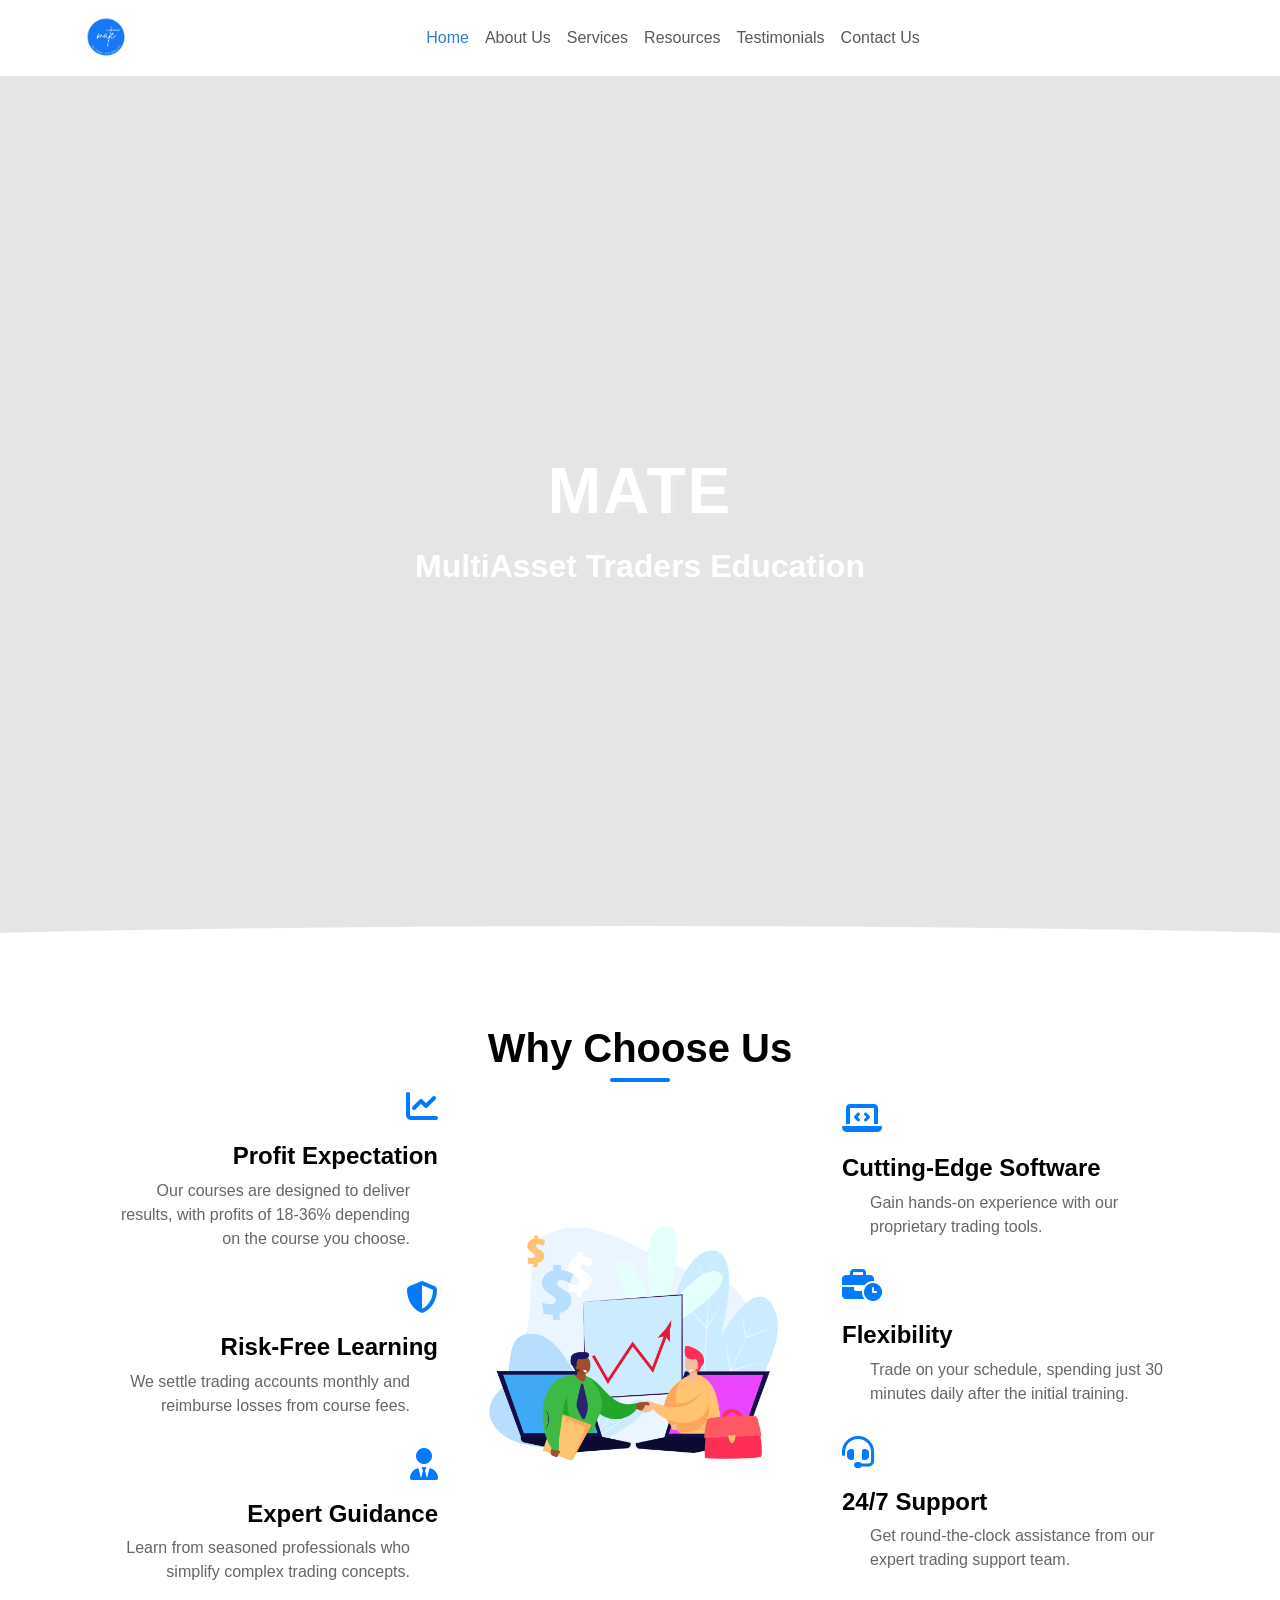
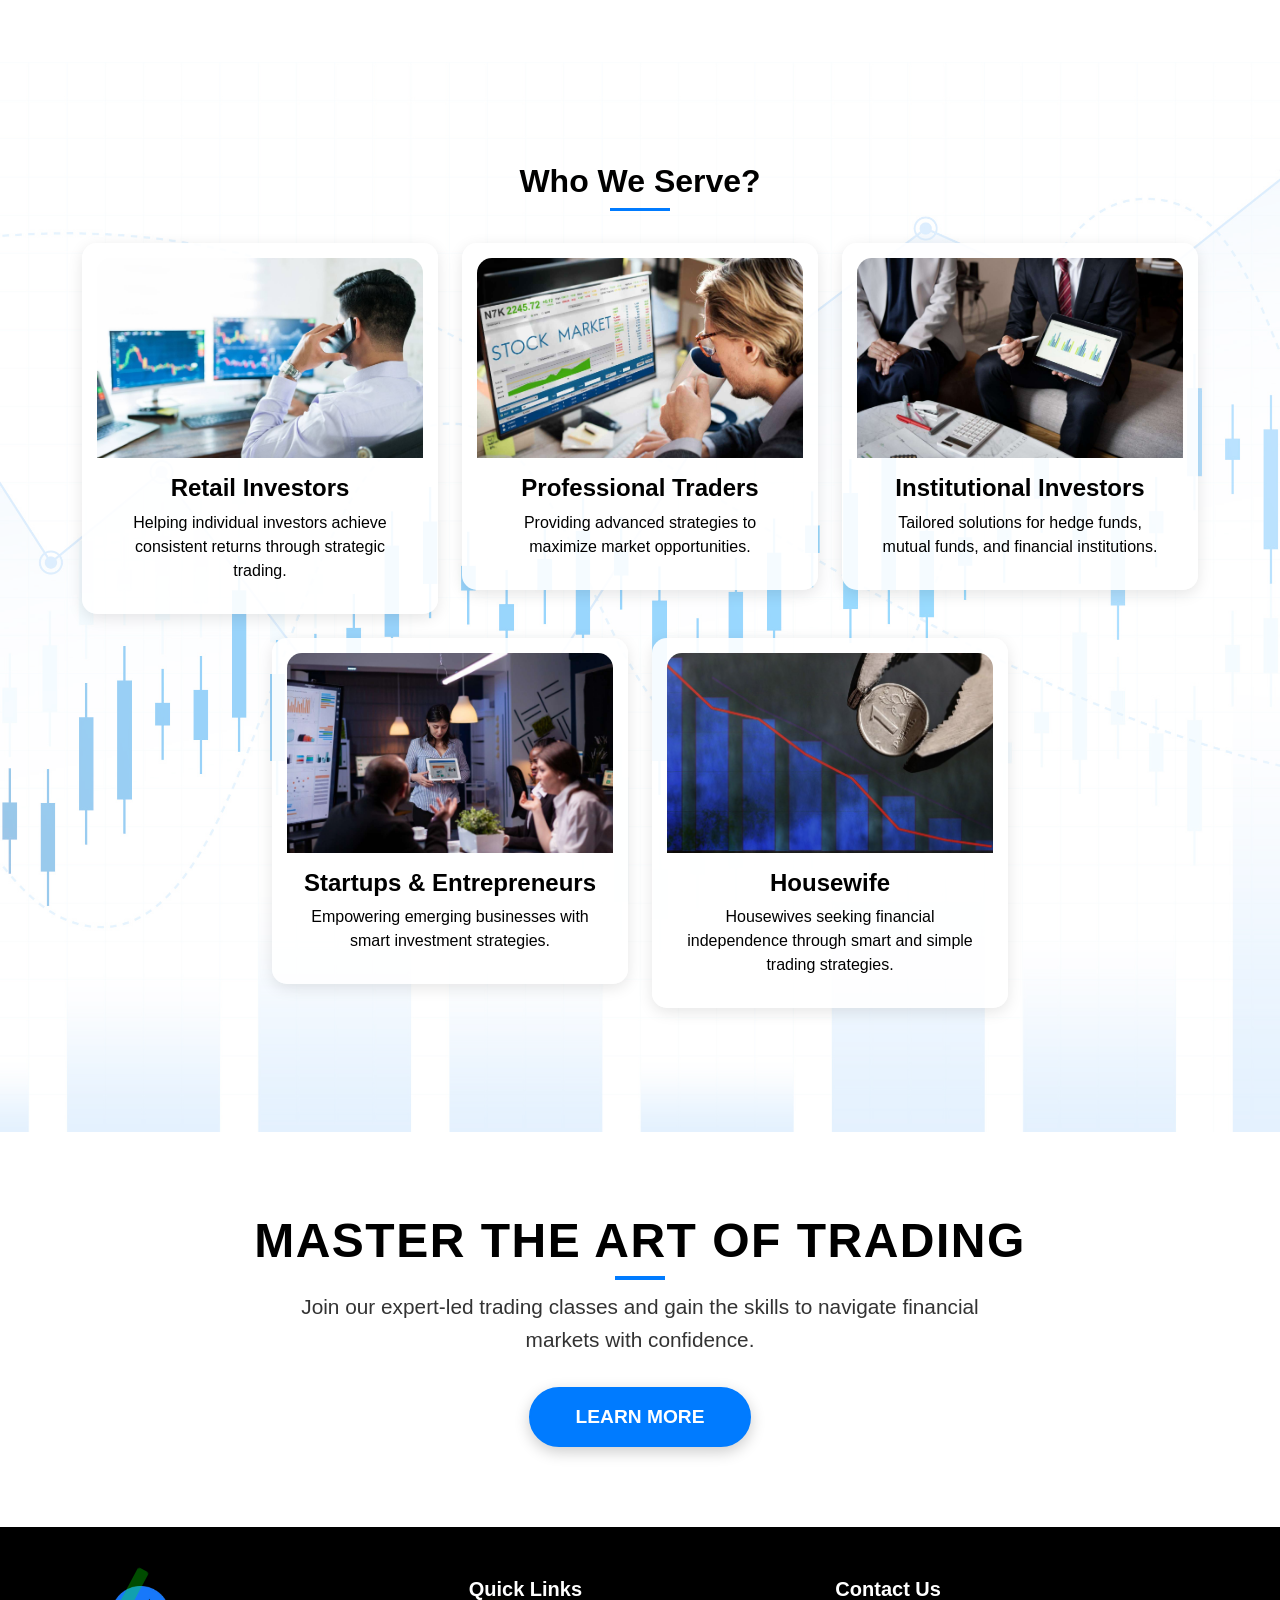
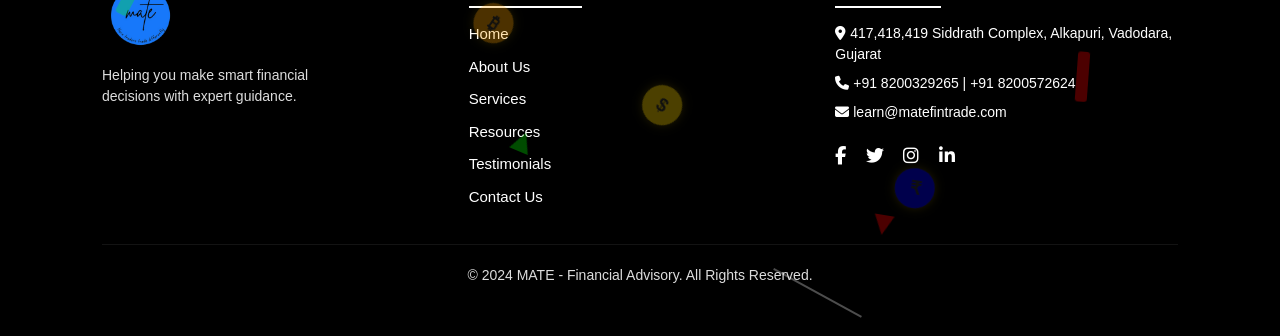
<file: index.html>
<!DOCTYPE html>
<html lang="en">
<head>
    <meta charset="UTF-8">
    <meta name="viewport" content="width=device-width, initial-scale=1.0">
    <title>MATE - Financial Advisory</title>
    <link rel="icon" type="image/png" href="logo.png">
    <link rel="stylesheet" href="https://cdn.jsdelivr.net/npm/bootstrap@5.3.0/dist/css/bootstrap.min.css">
    <link rel="stylesheet" href="styles.css">
    <link rel="stylesheet" href="https://cdnjs.cloudflare.com/ajax/libs/font-awesome/6.4.0/css/all.min.css">

</head>
<body>

    <!-- Navigation Bar -->
    <nav class="navbar navbar-expand-lg" style="background-color: #ffffff;">
        <div class="container">
            <a class="navbar-brand" href="index.html">
                <img src="logo.png" alt="MATE Logo" class="logo img-fluid" style="height: 50px;">
            </a>
            <button class="navbar-toggler" type="button" data-bs-toggle="collapse" data-bs-target="#navbarNav">
                <span class="navbar-toggler-icon"></span>
            </button>
            <div class="collapse navbar-collapse justify-content-center" id="navbarNav">
                <ul class="navbar-nav">
                    <li class="nav-item"><a class="nav-link" href="index.html">Home</a></li>
                    <li class="nav-item"><a class="nav-link" href="about.html">About Us</a></li>
                    <li class="nav-item"><a class="nav-link" href="services.html">Services</a></li>
                    <li class="nav-item"><a class="nav-link" href="resources.html">Resources</a></li>
                    <li class="nav-item"><a class="nav-link" href="testimonials.html">Testimonials</a></li>
                    <li class="nav-item"><a class="nav-link" href="contact.html">Contact Us</a></li>
                </ul>
            </div>
        </div>
    </nav>
   
    <!-- HERO SECTION -->
    <section id="hero" class="d-flex align-items-center text-center text-white">
        <!-- Background Video -->
        <video autoplay muted loop id="hero-video">
            <source src="image/main1.mp4" type="video/mp4">
            Your browser does not support the video tag.
        </video>
    
        <div class="container">
            <h1 class="display-4 fw-bold">MATE</h1>
    
            <!-- Smooth Text Carousel -->
            <div id="text-carousel">
                <p class="lead active">MultiAsset Traders Education</p>
                <p class="lead">Empowering Traders Globally</p>
                <p class="lead">Trade Smart, Trade Different</p>
                <p class="lead">Navigate the Markets with Precision</p>
                <p class="lead">Master the Art of Trading</p>
                <p class="lead">Capitalize on Every Market Opportunity</p>
            </div>
            
        </div>
    
        <!-- Curved Bottom -->
        <div class="hero-bottom-curve"></div>
    </section>
    
    <!-- ABOUT us  -->
    <section id="about" class="py-5">
        <div class="container text-center">
            <h2 class="section-title3">Why Choose Us</h2>
    
            <div class="row align-items-center">
                <!-- Left Side (3 Points) -->
                <div class="col-lg-4 text-lg-end text-md-center">
                    <div class="feature-item">
                        <i class="icon fas fa-chart-line"></i> <!-- Profit Expectation Icon -->
                        <h4>Profit Expectation</h4>
                        <p>Our courses are designed to deliver results, with profits of 18-36% depending on the course you choose.</p>
                    </div>
    
                    <div class="feature-item">
                        <i class="icon fas fa-shield-alt"></i> <!-- Risk-Free Learning Icon -->
                        <h4>Risk-Free Learning</h4>
                        <p>We settle trading accounts monthly and reimburse losses from course fees.</p>
                    </div>
    
                    <div class="feature-item">
                        <i class="icon fas fa-user-tie"></i> <!-- Expert Guidance Icon -->
                        <h4>Expert Guidance</h4>
                        <p>Learn from seasoned professionals who simplify complex trading concepts.</p>
                    </div>
                </div>
    
                <!-- Center Image -->
                <div class="col-lg-4 text-center">
                    <img src="image/sec.jpg" alt="About Us" class="about-img">
                </div>
    
                <!-- Right Side (4 Points, added Support feature) -->
                <div class="col-lg-4 text-lg-start text-md-center">
                    <div class="feature-item">
                        <i class="icon fas fa-laptop-code"></i> <!-- Cutting-Edge Software Icon -->
                        <h4>Cutting-Edge Software</h4>
                        <p>Gain hands-on experience with our proprietary trading tools.</p>
                    </div>
    
                    <div class="feature-item">
                        <i class="icon fas fa-business-time"></i> <!-- Flexibility Icon -->
                        <h4>Flexibility</h4>
                        <p>Trade on your schedule, spending just 30 minutes daily after the initial training.</p>
                    </div>
    
                    <div class="feature-item">
                        <i class="icon fas fa-headset"></i> <!-- Support Icon -->
                        <h4>24/7 Support</h4>
                        <p>Get round-the-clock assistance from our expert trading support team.</p>
                    </div>
                </div>
            </div>
        </div>
    </section>
    
    <!-- ANOTHER SECTION 1 -->
    <section id="info-section" class="position-relative">
        <!-- Skeleton Loader -->
        <div id="info-loader" class="skeleton-loader">
            <div class="skeleton-card"></div>
            <div class="skeleton-card"></div>
            <div class="skeleton-card"></div>
            <div class="skeleton-card"></div>
            <div class="skeleton-card"></div>
        </div>
    
        <div class="container position-relative z-2" id="info-content">
            <!-- Main Heading -->
            <div class="text-center">
                <h2 class="main-title">Who We Serve?</h2>
            </div>
    
            <div class="row justify-content-center mt-4">
                <!-- First Card -->
                <div class="col-md-4 mb-4">
                    <div class="card custom-card">
                        <img data-src="image/retail1.jpg" class="lazy-load card-img-top" alt="Retail Investors">
                        <div class="card-body">
                            <h5 class="card-title">Retail Investors</h5>
                            <p class="card-text">Helping individual investors achieve consistent returns through strategic trading.</p>
                        </div>
                    </div>
                </div>
                <!-- Second Card -->
                <div class="col-md-4 mb-4">
                    <div class="card custom-card">
                        <img data-src="image/professional-trader1.jpg" class="lazy-load card-img-top" alt="Professional Traders">
                        <div class="card-body">
                            <h5 class="card-title">Professional Traders</h5>
                            <p class="card-text">Providing advanced strategies to maximize market opportunities.</p>
                        </div>
                    </div>
                </div>
                <!-- Third Card -->
                <div class="col-md-4 mb-4">
                    <div class="card custom-card">
                        <img data-src="image/institutional1.jpg" class="lazy-load card-img-top" alt="Institutional Investors">
                        <div class="card-body">
                            <h5 class="card-title">Institutional Investors</h5>
                            <p class="card-text">Tailored solutions for hedge funds, mutual funds, and financial institutions.</p>
                        </div>
                    </div>
                </div>
                <!-- Fourth Card -->
                <div class="col-md-4 mb-4">
                    <div class="card custom-card">
                        <img data-src="image/startups1.jpg" class="lazy-load card-img-top" alt="Startups">
                        <div class="card-body">
                            <h5 class="card-title">Startups & Entrepreneurs</h5>
                            <p class="card-text">Empowering emerging businesses with smart investment strategies.</p>
                        </div>
                    </div>
                </div>
                <!-- Fifth Card -->
                <div class="col-md-4 mb-4">
                    <div class="card custom-card">
                        <img data-src="image/hedgefunds1.jpg" class="lazy-load card-img-top" alt="Hedge Funds">
                        <div class="card-body">
                            <h5 class="card-title">Housewife</h5>
                            <p class="card-text">Housewives seeking financial independence through smart and simple trading strategies.</p>
                        </div>
                    </div>
                </div>
            </div>
        </div>
    </section>
   
    <!-- ANOTHER SECTION 2-->    
    <section id="cta-section">
        <div class="container">
            <h2 class="section-title">Master the Art of Trading</h2>
            <p class="section-text">Join our expert-led trading classes and gain the skills to navigate financial markets with confidence.</p>
            <a href="about.html" class="btn custom-btn">Learn More</a>
        </div>
    </section>
    
    <!-- Footerr -->
    <footer class="footer">
        <!-- Finance-themed Animated Objects -->
        <div class="animated-object candlestick bullish"></div>
        <div class="animated-object candlestick bearish"></div>
        <div class="animated-object arrow up-arrow"></div>
        <div class="animated-object arrow down-arrow"></div>
        <div class="animated-object dollar-coin"></div>
        <div class="animated-object bitcoin-coin"></div>
        <div class="animated-object rupee-coin"></div>
        <div class="animated-object stock-chart"></div>
        <!-- <div class="animated-object pie-chart"></div> -->
        <div class="animated-object percentage-symbol"></div>
           
            <div class="container">
            <div class="row">
                <!-- Company Info with Clickable Logo -->
                <div class="col-md-4 text-center text-md-start">
                    <a href="#top" class="footer-logo">
                        <img src="logo.png" alt="MATE Logo" class="img-fluid">
                    </a>
                    <p class="footer-text mt-2">Helping you make smart financial decisions with expert guidance.</p>
                </div>
    
                <!-- Quick Links -->
                <div class="col-md-4">
                    <h5 class="footer-title">Quick Links</h5>
                    <ul class="list-unstyled">
                        <li><a href="index.html" class="footer-link">Home</a></li>
                        <li><a href="about.html" class="footer-link">About Us</a></li>
                        <li><a href="services.html" class="footer-link">Services</a></li>
                        <li><a href="resources.html" class="footer-link">Resources</a></li>
                        <li><a href="testimonials.html" class="footer-link">Testimonials</a></li>
                        <li><a href="contact.html" class="footer-link">Contact Us</a></li>
                    </ul>
                </div>
    
                <!-- Contact Info + Social Media Icons Below -->
                <div class="col-md-4">
                    <h5 class="footer-title">Contact Us</h5>
                    <ul class="list-unstyled">
                        <li><i class="fas fa-map-marker-alt"></i> 417,418,419 Siddrath Complex, Alkapuri, Vadodara, Gujarat</li>
                        <li>
                            <i class="fas fa-phone"></i> 
                            <a href="tel:+91 8200329265" class="contact-link">+91 8200329265</a> |  
                            <a href="tel:+91 8200572624" class="contact-link">+91 8200572624</a>
                        </li>
                        <li>
                            <i class="fas fa-envelope"></i> 
                            <a href="mailto:manish.mica.mp@gmail.com" class="contact-link">learn@matefintrade.com</a> 
                            <!-- <a href="mailto:ravish.mica@gmail.com" class="contact-link">ravish.mica@gmail.com</a> -->
                        </li>
                    </ul>
    
                    <!-- Social Media Icons -->
                    <div class="social-icons">
                        <a href="https://www.facebook.com/yourprofile" target="_blank" class="social-icon">
                            <i class="fab fa-facebook-f"></i>
                        </a>
                        <a href="https://twitter.com/yourprofile" target="_blank" class="social-icon">
                            <i class="fab fa-twitter"></i>
                        </a>
                        <a href="https://www.instagram.com/yourprofile" target="_blank" class="social-icon">
                            <i class="fab fa-instagram"></i>
                        </a>
                        <a href="https://www.linkedin.com/in/yourprofile" target="_blank" class="social-icon">
                            <i class="fab fa-linkedin-in"></i>
                        </a>
                    </div>
                    
                </div>
            </div>
            
            <hr class="footer-divider">
    
            <!-- Copyright -->
            <div class="text-center mt-3">
                <p class="mb-0">&copy; 2024 MATE - Financial Advisory. All Rights Reserved.</p>
            </div>
        </div>

    </footer>
    
    <!-- Scroll to Top Button -->
    <button id="scrollTopBtn"><i class="fas fa-arrow-up"></i></button>
    <script src="scripts.js"></script>
    <script src="script.js"></script>
    <script src="https://cdn.jsdelivr.net/npm/bootstrap@5.3.0/dist/js/bootstrap.bundle.min.js"></script>
    <script src="https://cdnjs.cloudflare.com/ajax/libs/gsap/3.12.2/gsap.min.js"></script>
    <script>
        document.querySelectorAll(".nav-link").forEach(link => {
            link.removeAttribute("target"); // Removes any forced _blank
            link.setAttribute("target", "_self"); // Forces to open in the same tab
        });
    </script>
    <script>
        document.addEventListener("DOMContentLoaded", function () {
            // Lazy loading images using IntersectionObserver
            const images = document.querySelectorAll(".lazy-load");
            const observer = new IntersectionObserver((entries, observer) => {
                entries.forEach(entry => {
                    if (entry.isIntersecting) {
                        const img = entry.target;
                        img.src = img.getAttribute("data-src");
                        img.classList.remove("lazy-load");
                        observer.unobserve(img);
                    }
                });
            });

            images.forEach(img => observer.observe(img));

            // Hide skeleton loader and show content
            setTimeout(() => {
                document.getElementById("info-loader").style.display = "none";
                document.getElementById("info-content").style.display = "block";
            }, 500); // Fast transition after 500ms
        });
    </script>
</body>
</html>
</file>
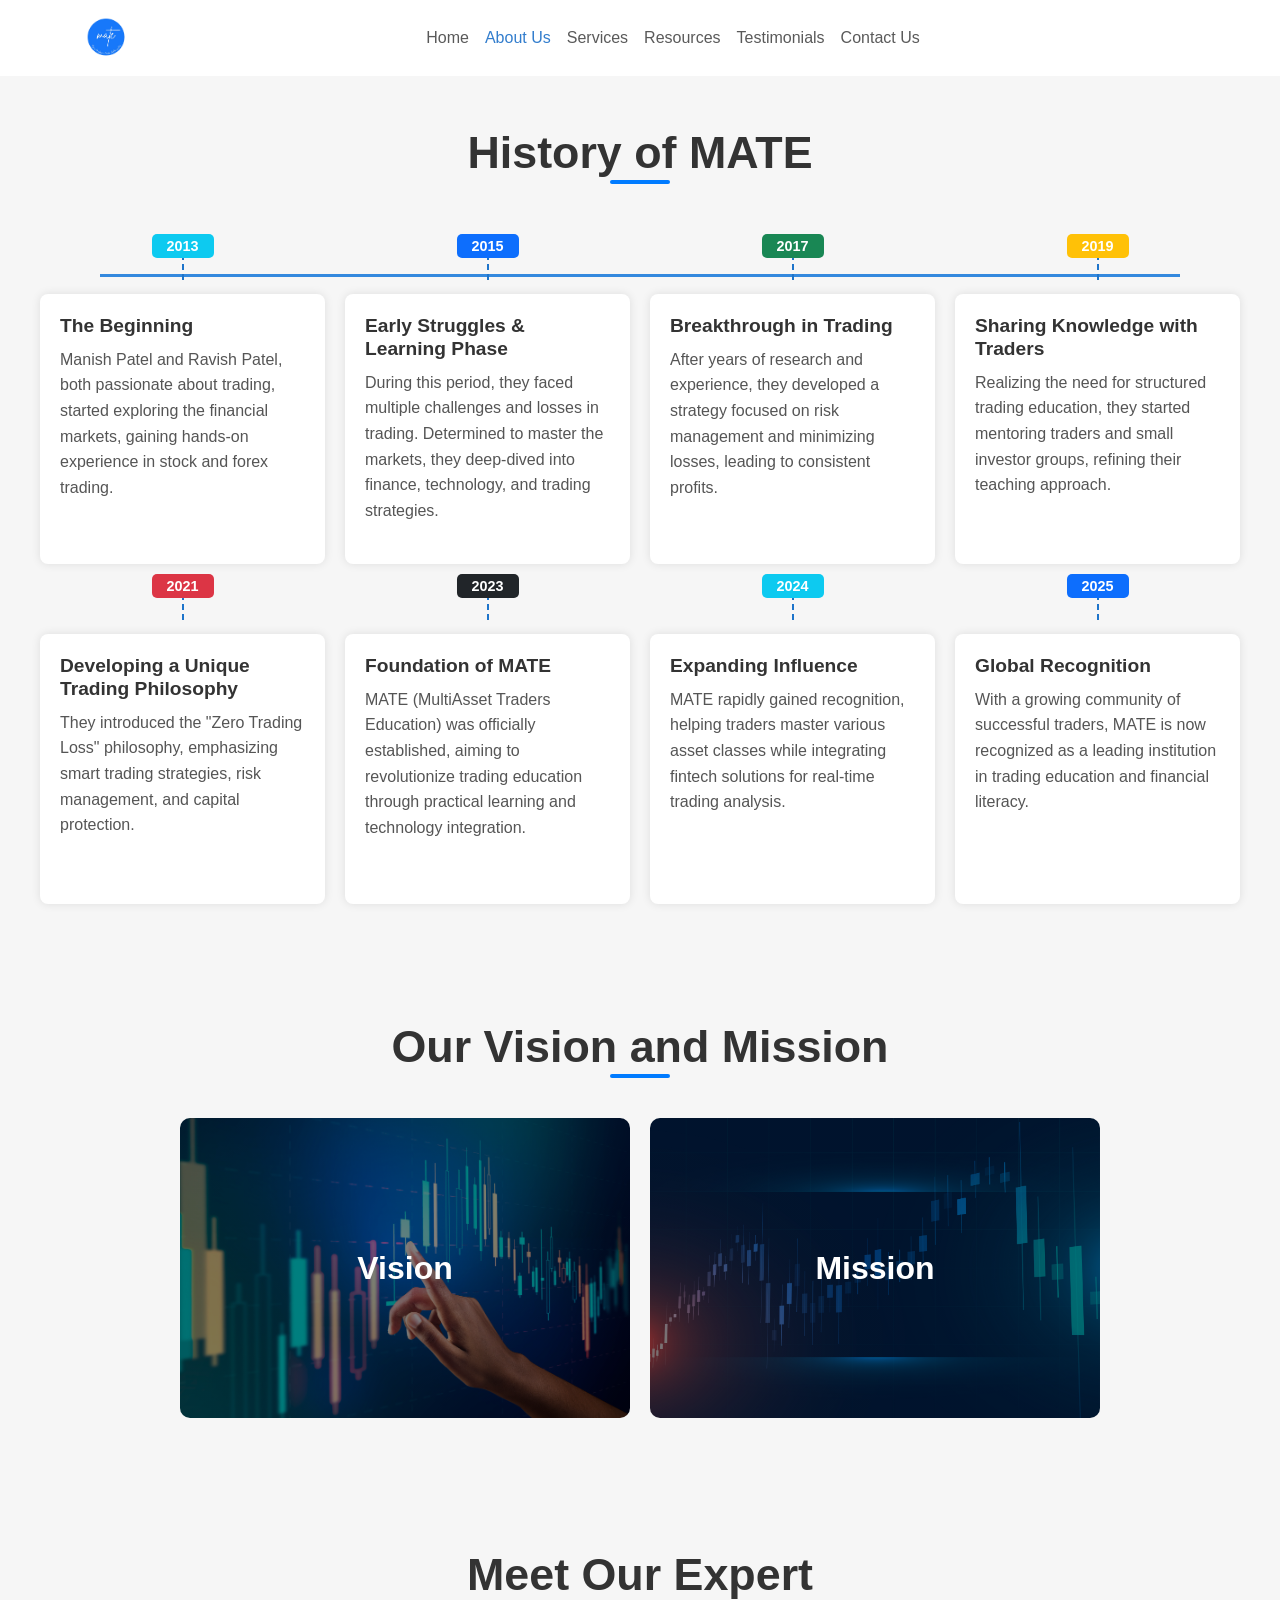
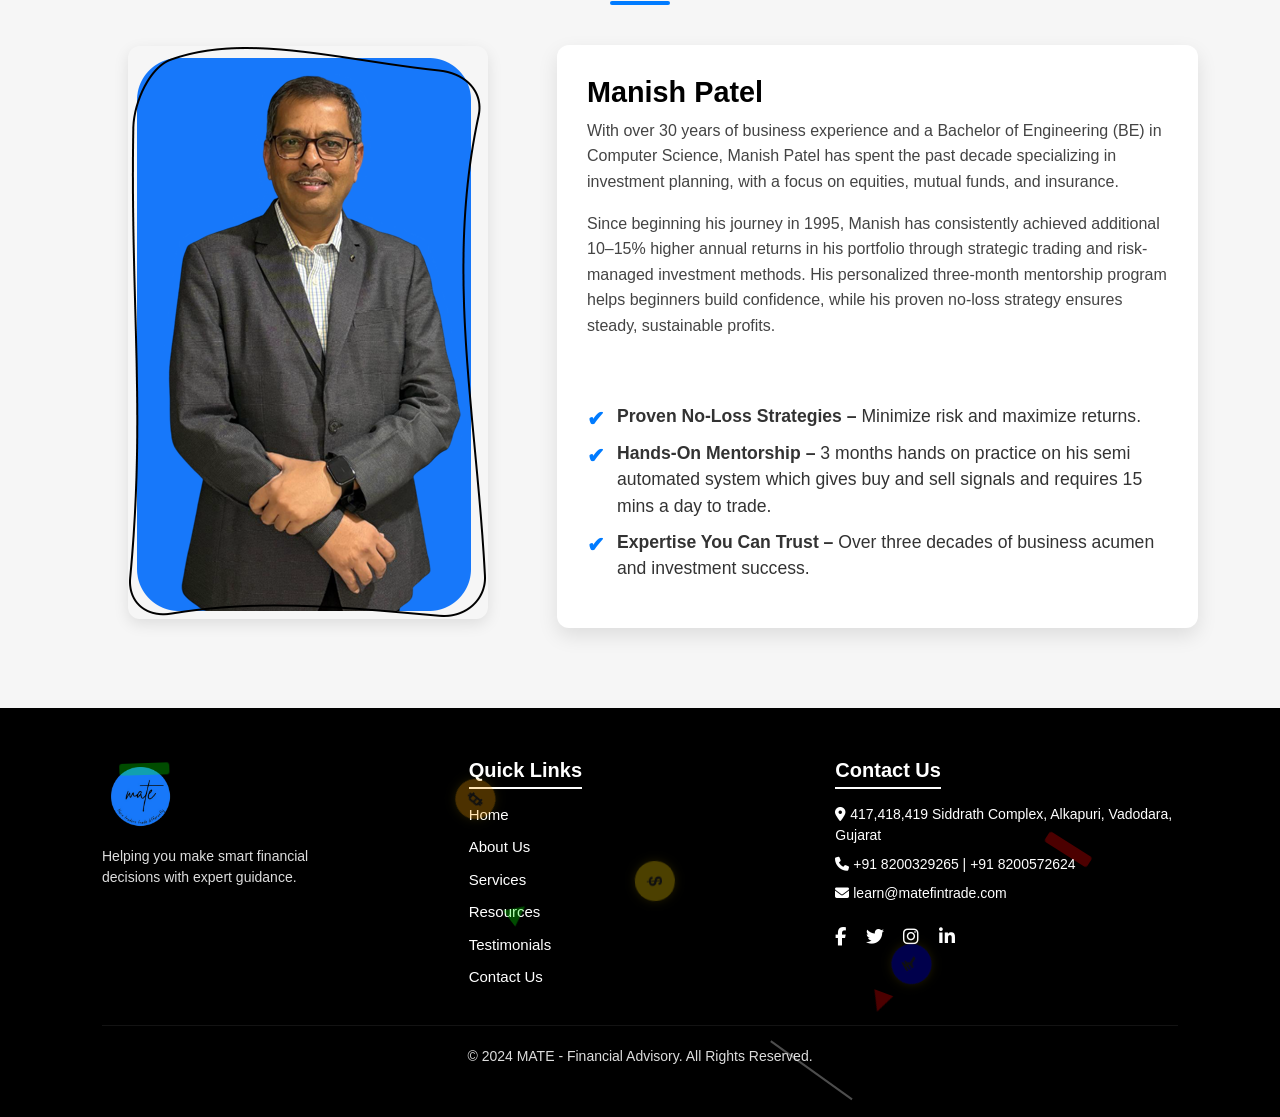
<file: about.html>
<!DOCTYPE html>
<html lang="en">
<head>
    <meta charset="UTF-8">
    <meta name="viewport" content="width=device-width, initial-scale=1.0">
    <title>MATE - Financial Advisory</title>
    <link rel="icon" type="image/png" href="logo.png">
    <link rel="stylesheet" href="https://cdn.jsdelivr.net/npm/bootstrap@5.3.0/dist/css/bootstrap.min.css">
    <link rel="stylesheet" href="about.css">
    <link rel="stylesheet" href="https://cdnjs.cloudflare.com/ajax/libs/font-awesome/6.4.0/css/all.min.css">
</head>

<body>
    <!-- Navigation Bar -->
    <nav class="navbar navbar-expand-lg" style="background-color: #ffffff;">
        <div class="container">
            <!-- Logo -->
            <a class="navbar-brand" href="index.html">
                <img src="logo.png" alt="MATE Logo" class="logo img-fluid" style="height: 50px;">
            </a>
            <!-- Mobile Toggle Button -->
            <button class="navbar-toggler" type="button" data-bs-toggle="collapse" data-bs-target="#navbarNav">
                <span class="navbar-toggler-icon"></span>
            </button>
    
            <!-- Navbar Links -->
            <div class="collapse navbar-collapse justify-content-center" id="navbarNav">
                <ul class="navbar-nav">
                    <li class="nav-item"><a class="nav-link" href="index.html">Home</a></li>
                    <li class="nav-item"><a class="nav-link" href="about.html">About Us</a></li>
                    <li class="nav-item"><a class="nav-link" href="services.html">Services</a></li>
                    <li class="nav-item"><a class="nav-link" href="resources.html">Resources</a></li>
                    <li class="nav-item"><a class="nav-link" href="testimonials.html">Testimonials</a></li>
                    <li class="nav-item"><a class="nav-link" href="contact.html">Contact Us</a></li>
                </ul>
            </div>
        </div>
    </nav>
    
    <!--History-->
    <section class="history-section">
        <h2 class="section-title text-center">History of MATE</h2>
    
        <div class="history-timeline">
            <ul class="history-items">
                <li class="history-item">
                    <div class="history-content">
                        <div class="event-date badge bg-info">2013</div>
                        <h5>The Beginning</h5>
                        <p>Manish Patel and Ravish Patel, both passionate about trading, started exploring the financial markets, gaining hands-on experience in stock and forex trading.</p>
                    </div>
                </li>
                <li class="history-item">
                    <div class="history-content">
                        <div class="event-date badge bg-primary">2015</div>
                        <h5>Early Struggles & Learning Phase</h5>
                        <p>During this period, they faced multiple challenges and losses in trading. Determined to master the markets, they deep-dived into finance, technology, and trading strategies.</p>
                    </div>
                </li>
                <li class="history-item">
                    <div class="history-content">
                        <div class="event-date badge bg-success">2017</div>
                        <h5>Breakthrough in Trading</h5>
                        <p>After years of research and experience, they developed a strategy focused on risk management and minimizing losses, leading to consistent profits.</p>
                    </div>
                </li>
                <li class="history-item">
                    <div class="history-content">
                        <div class="event-date badge bg-warning">2019</div>
                        <h5>Sharing Knowledge with Traders</h5>
                        <p>Realizing the need for structured trading education, they started mentoring traders and small investor groups, refining their teaching approach.</p>
                    </div>
                </li>
                <li class="history-item">
                    <div class="history-content">
                        <div class="event-date badge bg-danger">2021</div>
                        <h5>Developing a Unique Trading Philosophy</h5>
                        <p>They introduced the "Zero Trading Loss" philosophy, emphasizing smart trading strategies, risk management, and capital protection.</p>
                    </div>
                </li>
                <li class="history-item">
                    <div class="history-content">
                        <div class="event-date badge bg-dark">2023</div>
                        <h5>Foundation of MATE</h5>
                        <p>MATE (MultiAsset Traders Education) was officially established, aiming to revolutionize trading education through practical learning and technology integration.</p>
                    </div>
                </li>
                <li class="history-item">
                    <div class="history-content">
                        <div class="event-date badge bg-info">2024</div>
                        <h5>Expanding Influence</h5>
                        <p>MATE rapidly gained recognition, helping traders master various asset classes while integrating fintech solutions for real-time trading analysis.</p>
                    </div>
                </li>
                <li class="history-item">
                    <div class="history-content">
                        <div class="event-date badge bg-primary">2025</div>
                        <h5>Global Recognition</h5>
                        <p>With a growing community of successful traders, MATE is now recognized as a leading institution in trading education and financial literacy.</p>
                    </div>
                </li>
            </ul>
        </div>
    </section>

    <!-- Mission & Vision Section -->
    <section class="container-mission">
        <h2 class="section-title">Our Vision and Mission</h2>
        <div class="flex-container-mission">
            <!-- Vision Section -->
            <div class="flex-slide-mission home-mission">
                <div class="flex-title-mission">Vision</div>
                <div class="flex-about-mission">
                    <ul>
                        <li>Our vision is to become the leading global provider of transformative trading education.</li>
                        <li>We aim to be renowned for our high success rates and positive impact on students' lives.</li>
                        <li>We envision a future where financial literacy is widespread.</li>
                        <li>Our students will not only be financially successful but also active, engaged members of the trading community.</li>
                        <li>By equipping individuals with trading knowledge and skills, we contribute to a more informed and empowered financial landscape.</li>
                        <li>We strive to create a diverse, inclusive, and supportive community where individuals from all backgrounds can achieve their financial goals.</li>
                    </ul>
                </div>
            </div>
    
            <!-- Mission Section -->
            <div class="flex-slide-mission about-mission">
                <div class="flex-title-mission">Mission</div>
                <div class="flex-about-mission">
                    <ul>
                        <li>Our mission at MATE (MultiAsset Traders Education) is to empower individuals to achieve financial success through comprehensive, practical, and results-oriented trading education.</li>
                        <li>We strive to achieve this by providing accessible and innovative educational resources.</li>
                        <li>We foster a supportive learning community to ensure continuous growth and success.</li>
                        <li>Our curriculum is consistently adapted to meet the ever-evolving needs of the financial markets.</li>
                        <li>We emphasize practical application and hands-on experience in trading education.</li>
                        <li>Our focus is on equipping traders with the tools and confidence to navigate market complexities.</li>
                        <li>We maintain a strong emphasis on risk management and loss prevention.</li>
                        <li>We believe in ethical and responsible trading practices while promoting transparency in all our operations.</li>
                    </ul>
                </div>
            </div>
        </div>
    </section>
    
    <!-- Expertise Section -->
    <section class="expertise">
        <div class="container">
            <h2 class="section-title">Meet Our Expert</h2>
            <div class="row align-items-center">
                <!-- Expert Image -->
                <div class="col-md-5 text-center">
                    <div class="expert-image">
                        <img src="Manish Patel.png" alt="Expert" class="img-fluid">
                    </div>
                </div>
                <!-- Expert Content -->
                <div class="col-md-7">
                    <div class="expert-content">
                        <h3 class="expert-name">Manish Patel</h3>
                        <p class="expert-description">
                            With over 30 years of business experience and a Bachelor of Engineering (BE) in Computer Science, 
                            Manish Patel has spent the past decade specializing in investment planning, with a focus on equities, 
                            mutual funds, and insurance.
                        </p>
                        <p class="expert-description">
                            Since beginning his journey in 1995, Manish has consistently achieved additional 10–15% higher annual 
                            returns in his portfolio through strategic trading and risk-managed investment methods. His personalized 
                            three-month mentorship program helps beginners build confidence, while his proven no-loss strategy ensures 
                            steady, sustainable profits.
                        </p>
                        <h4>Why Learn from Manish Patel?</h4>
                        <ul class="custom-bullets">
                            <li><b>Proven No-Loss Strategies – </b>Minimize risk and maximize returns.</li>
                            <li><b>Hands-On Mentorship – </b>3 months hands on practice on his semi automated system which gives buy and sell signals and requires 15 mins a day to trade.</li>
                            <li><b>Expertise You Can Trust – </b>Over three decades of business acumen and investment success.</li>
                        </ul>
                    </div>
                </div>
            </div>
        </div>
    </section>

    <!-- Footerr -->
    <footer class="footer">
        <!-- Finance-themed Animated Objects -->
        <div class="animated-object candlestick bullish"></div>
        <div class="animated-object candlestick bearish"></div>
        <div class="animated-object arrow up-arrow"></div>
        <div class="animated-object arrow down-arrow"></div>
        <div class="animated-object dollar-coin"></div>
        <div class="animated-object bitcoin-coin"></div>
        <div class="animated-object rupee-coin"></div>
        <div class="animated-object stock-chart"></div>
        <!-- <div class="animated-object pie-chart"></div> -->
        <div class="animated-object percentage-symbol"></div>
           
            <div class="container">
            <div class="row">
                <!-- Company Info with Clickable Logo -->
                <div class="col-md-4 text-center text-md-start">
                    <a href="#top" class="footer-logo">
                        <img src="logo.png" alt="MATE Logo" class="img-fluid">
                    </a>
                    <p class="footer-text mt-2">Helping you make smart financial decisions with expert guidance.</p>
                </div>
    
                <!-- Quick Links -->
                <div class="col-md-4">
                    <h5 class="footer-title">Quick Links</h5>
                    <ul class="list-unstyled">
                        <li><a href="index.html" class="footer-link">Home</a></li>
                        <li><a href="about.html" class="footer-link">About Us</a></li>
                        <li><a href="services.html" class="footer-link">Services</a></li>
                        <li><a href="resources.html" class="footer-link">Resources</a></li>
                        <li><a href="testimonials.html" class="footer-link">Testimonials</a></li>
                        <li><a href="contact.html" class="footer-link">Contact Us</a></li>
                    </ul>
                </div>
    
                <!-- Contact Info + Social Media Icons Below -->
                <div class="col-md-4">
                    <h5 class="footer-title">Contact Us</h5>
                    <ul class="list-unstyled">
                        <li><i class="fas fa-map-marker-alt"></i> 417,418,419 Siddrath Complex, Alkapuri, Vadodara, Gujarat</li>
                        <li>
                            <i class="fas fa-phone"></i> 
                            <a href="tel:+91 8200329265" class="contact-link">+91 8200329265</a> |  
                            <a href="tel:+91 8200572624" class="contact-link">+91 8200572624</a>
                        </li>
                        <li>
                            <i class="fas fa-envelope"></i> 
                            <a href="mailto:manish.mica.mp@gmail.com" class="contact-link">learn@matefintrade.com</a> 
                            <!-- <a href="mailto:ravish.mica@gmail.com" class="contact-link">ravish.mica@gmail.com</a> -->
                        </li>
                    </ul>
    
                    <!-- Social Media Icons -->
                    <div class="social-icons">
                        <a href="https://www.facebook.com/yourprofile" target="_blank" class="social-icon">
                            <i class="fab fa-facebook-f"></i>
                        </a>
                        <a href="https://twitter.com/yourprofile" target="_blank" class="social-icon">
                            <i class="fab fa-twitter"></i>
                        </a>
                        <a href="https://www.instagram.com/yourprofile" target="_blank" class="social-icon">
                            <i class="fab fa-instagram"></i>
                        </a>
                        <a href="https://www.linkedin.com/in/yourprofile" target="_blank" class="social-icon">
                            <i class="fab fa-linkedin-in"></i>
                        </a>
                    </div>
                    
                </div>
            </div>
            
            <hr class="footer-divider">
    
            <!-- Copyright -->
            <div class="text-center mt-3">
                <p class="mb-0">&copy; 2024 MATE - Financial Advisory. All Rights Reserved.</p>
            </div>
        </div>

    </footer>

    <!-- Scroll to Top Button -->
    <button id="scrollTopBtn"><i class="fas fa-arrow-up"></i></button>
    <script src="scripts.js"></script>
    <script src="script.js"></script>
    <script src="https://cdn.jsdelivr.net/npm/bootstrap@5.3.0/dist/js/bootstrap.bundle.min.js"></script>
    <!-- <script src="https://kit.fontawesome.com/a076d05399.js" crossorigin="anonymous"></script> -->
    <script src="https://cdnjs.cloudflare.com/ajax/libs/gsap/3.12.2/gsap.min.js"></script>
</body>
</html>
</file>
<file: styles.css>
/* styles.css */
body {
    font-family: Arial, sans-serif;
    color: white;
    /* background-color: #0056b3; */
}
.navbar .nav-link.active {
    color: #327dcd !important;  /* Change to blue for active link */
}

/* Optional: Styling for hover and active state */
.navbar .nav-link:hover,
.navbar .nav-link:focus {
    color: #0056b3 !important;  /* Darker blue when hovered or focused */
}

/* cookies section //////////////////////// */







/* Apply Full-Screen Background Image */
/* HERO SECTION */
#hero {
    position: relative;
    height: 100vh;
    display: flex;
    align-items: center;
    justify-content: center;
    text-align: center;
    color: white;
    overflow: hidden;
    font-family: 'Poppins', sans-serif; /* Modern Font */
}

/* Background Video */
#hero video {
    position: absolute;
    top: 50%;
    left: 50%;
    width: 100%;
    height: 100%;
    object-fit: cover;
    transform: translate(-50%, -50%);
    filter: brightness(0.7) contrast(1.5); /* Stylish look */
    z-index: 0;
}

/* Overlay for Contrast */
#hero::before {
    content: "";
    position: absolute;
    top: 0;
    left: 0;
    width: 100%;
    height: 100%;
    background: rgba(0, 0, 0, 0.1); /* Dark Overlay */
    z-index: 1;
}

/* Hero Content */
#hero .container {
    position: relative;
    z-index: 2;
}

/* Hero Title */
#hero h1 {
    font-size: 4rem;
    font-weight: 700;
    letter-spacing: 2px;
    text-transform: uppercase;
    text-shadow: 3px 3px 10px rgba(255, 255, 255, 0.2);
    margin-bottom: 20px;
}

/* Text Carousel */
#text-carousel {
    position: relative;
    height: 50px;
    display: flex;
    justify-content: center;
    align-items: center;
    overflow: hidden;
}

/* Carousel Text */
#text-carousel p {
    position: absolute;
    opacity: 0;
    transform: translateY(20px); /* Start slightly below */
    font-size: 2rem;
    font-weight: 700;
    transition: opacity 1s ease-in-out, transform 1s ease-in-out;
}

/* Active Text (Visible with Fade & Slide Effect) */
#text-carousel p.active {
    opacity: 1;
    transform: translateY(0); /* Slides into place */
}

/* Curved Bottom Effect */
.hero-bottom-curve {
    position: absolute;
    bottom: 0;
    width: 100%;
    height: 100px;
    background: white;
    clip-path: ellipse(100% 50% at 50% 100%);
    z-index: 3;
}

/* Responsive Adjustments */
@media (max-width: 768px) {
    #hero h1 {
        font-size: 3rem;
    }

    #text-carousel p {
        font-size: 1.4rem;
    }

    .hero-bottom-curve {
        height: 80px;
    }
}


/* ABOUT US ////////////////////////////////////// */
#about {
    background-color: #ffffff;
    padding: 50px 0;
    text-align: center;
}

/* Title with Small Line Below */
.section-title3 {
    font-size: 2.5rem;
    font-weight: bold;
    color: #000; /* Black Title */
    display: inline-block;
    position: relative;
    padding-bottom: 10px;
    cursor: pointer;
}

.section-title3::after {
    content: "";
    position: absolute;
    left: 50%;
    bottom: 0;
    width: 60px; /* Default small width */
    height: 4px;
    background-color: #007bff; /* Blue underline */
    border-radius: 2px;
    transition: all 0.4s ease-in-out;
    transform: translateX(-50%);
}

/* Expand underline on hover */
.section-title3:hover::after {
    width: 100%; /* Expands to match text width */
    left: 0;
    transform: none;
}

/* Centered Circular Image */
.about-img {
    width: 350px;
    height: 350px;
    object-fit: cover;
    border-radius: 50%;
    border: 5px solid white;
    transition: transform 0.3s ease-in-out, box-shadow 0.3s ease-in-out;
}

.about-img:hover {
    transform: scale(1.05);
    box-shadow: 0 10px 30px rgba(0, 0, 0, 0.3);
}

/* Feature Items (Points) */
.feature-item {
    margin-bottom: 30px;
}

.feature-item h4 {
    font-size: 1.5rem;
    font-weight: bold;
    margin-top: 10px;
    color: #000;
}

.feature-item p {
    font-size: 1rem;
    color: #666;
    max-width: 300px;
    margin: 0 auto;
}

/* Icons */
/* .icon {
    font-size: 2rem;
    color: #007bff;
} */
.icon {
    font-size: 2rem; /* Adjust icon size */
    color: #007bff; /* Blue color */
    margin-bottom: 10px;
    display: block;
}

/* Responsive Design */
@media (max-width: 992px) {
    .row {
        flex-direction: column;
    }

    .col-lg-4 {
        margin-bottom: 20px;
    }

    .about-img {
        width: 200px;
        height: 200px;
    }
}


/* ANOTHER SECTION 1 ///////////////////////////////////////////////////// */
.loader-overlay {
    position: absolute;
    top: 0;
    left: 0;
    width: 100%;
    height: 100%;
    background: rgba(255, 255, 255, 0.8);
    display: flex;
    align-items: center;
    justify-content: center;
    z-index: 10;
}
.skeleton-loader {
    display: flex;
    gap: 15px;
    justify-content: center;
    flex-wrap: wrap;
    padding: 20px;
}
.skeleton-card {
    width: 300px;
    height: 200px;
    background: linear-gradient(90deg, #f3f3f3 25%, #e2e2e2 50%, #f3f3f3 75%);
    background-size: 200% 100%;
    animation: loading 1.5s infinite linear;
    border-radius: 10px;
}
@keyframes loading {
    0% { background-position: 200% 0; }
    100% { background-position: -200% 0; }
}

.main-title {
    /* background-color: #f8f9fa; */
    text-align: center;
    font-size: 2rem; /* Adjust as needed */
    font-weight: bold;
    color: black;
    position: relative;
    display: inline-block;
    padding-bottom: 10px; /* Space between text and line */
}

.main-title::after {
    content: "";
    display: block;
    width: 60px; /* Default underline width */
    height: 3px; /* Thickness of the underline */
    background-color: #007bff;
    position: absolute;
    left: 50%;
    bottom: 0;
    transform: translateX(-50%);
    transition: width 0.3s ease-in-out; /* Smooth animation */
}

.main-title:hover::after {
    width: 100%; /* Expands to match text width on hover */
}

#info-section {
    background: url('another1.jpg') no-repeat center center/cover;
    min-height: 600px;
    display: flex;
    align-items: center;
    justify-content: center;
    padding: 100px 0;
    position: relative;
}

/* White Overlay with Opacity */
#info-section::before {
    content: "";
    position: absolute;
    top: 0;
    left: 0;
    width: 100%;
    height: 100%;
    background: rgba(255, 255, 255, 0.6); /* White with 60% opacity */
    z-index: 1;
}

/* Ensure Content Stays Above Overlay */
#info-section .container {
    position: relative;
    z-index: 2;
}

/* Make Cards Same Height */
.row {
    display: flex;
    align-items: stretch;
}

/* White Cards with Black Text */
.custom-card {
    background: rgba(255, 255, 255, 0.9);  /* White with slight transparency */
    color: black;
    border: none;
    padding: 15px;
    border-radius: 15px;
    text-align: center;
    display: flex;
    flex-direction: column;
    justify-content: space-between;
    transition: transform 0.3s ease, box-shadow 0.3s ease;
    box-shadow: 0px 4px 15px rgba(0, 0, 0, 0.1);
    overflow: hidden;
}

/* Card Image Styling */
.card-img-top {
    width: 100%;
    height: 200px; /* Fixed height for consistency */
    object-fit: cover;
    border-top-left-radius: 15px;
    border-top-right-radius: 15px;
}

/* Hover Effects */
.custom-card:hover {
    transform: translateY(-5px);
    box-shadow: 0px 8px 25px rgba(0, 0, 0, 0.3);
}

/* Title Styling with Underline Effect */
.custom-card .card-title {
    font-size: 1.5rem;
    font-weight: bold;
    position: relative;
    display: inline-block;
    text-align: center;
}

/* Responsive Fixes */
@media (max-width: 768px) {
    .row {
        flex-direction: column;
        align-items: center;
    }

    .custom-card {
        /* width: 90%; */
        margin-bottom: 20px;
    }

    .card-img-top {
        height: 150px; /* Smaller images on mobile */
    }
}
/* ANOTHER SECTION 2 ///////////////////////////////////////////////////// */
/* CTA Section Styling */
#cta-section {
    background-color: #ffffff; /* Clean white background */
    padding: 80px 0;
    text-align: center;
    position: relative;
    overflow: hidden;
}

/* Section Title Styling */
.section-title {
    font-size: 3rem;
    font-weight: bold;
    margin-bottom: 20px;
    position: relative;
    display: inline-block;
    color: #000000; /* Black title for contrast */
    text-transform: uppercase;
    letter-spacing: 1.5px;
}

/* Underline Effect */
.section-title::after {
    content: "";
    position: absolute;
    left: 50%;
    bottom: -10px;
    width: 50px;
    height: 4px;
    background-color: #007bff; /* Black underline */
    transition: width 0.3s ease-in-out;
    transform: translateX(-50%);
}

/* Expand Underline on Hover */
.section-title:hover::after {
    width: 100%;
}

/* Section Text Styling */
.section-text {
    font-size: 1.3rem;
    max-width: 700px;
    margin: 0 auto 30px;
    color: #333333; /* Slightly softer black for readability */
    line-height: 1.6;
    font-weight: 400;
}

/* Button Styling */
.custom-btn {
    font-size: 1.2rem;
    padding: 14px 45px;
    border-radius: 50px;
    background: #007bff; /* Black button */
    color: white; /* White text */
    border: 2px solid #007bff;
    transition: all 0.3s ease-in-out;
    position: relative;
    text-transform: uppercase;
    font-weight: bold;
    text-decoration: none;
    display: inline-block;
    box-shadow: 0px 5px 15px rgba(0, 0, 0, 0.2);
}

/* Button Hover Effect */
.custom-btn:hover {
    background: #0056b3; /* White background */
    color: rgb(255, 255, 255); /* Black text */
    border: 2px solid #0056b3;
    box-shadow: 0px 0px 20px rgba(4, 100, 255, 0.5);
    transform: scale(1.05);
}

/* Responsive Design */
@media (max-width: 768px) {
    .section-title {
        font-size: 2rem;
    }

    .section-text {
        font-size: 1rem;
    }

    .custom-btn {
        font-size: 1rem;
        padding: 10px 30px;
    }
}


/* FORM /////////////////////////////////////////////////////////*/

#contact-section {
    background-color: #f8f9fa;
    padding: 60px 0;
}

/* Centered Heading */
.section-title2 {
    font-size: 2.5rem;
    font-weight: bold;
    margin-bottom: 10px;
    color: #007bff !important;
    text-align: center;
}

/* Subtitle Text */
.section-text2 {
    font-size: 1.2rem;
    color: #555 !important;
    text-align: center;
    max-width: 600px;
    margin: 0 auto 30px;
}

/* Contact Form */
.contact-form {
    background: white;
    padding: 35px;
    border-radius: 15px;
    box-shadow: 0 5px 15px rgba(0, 0, 0, 0.1);
}

/* Input Fields */
.form-control {
    font-size: 1rem;
    padding: 12px;
    border: 1px solid #ccc;
    border-radius: px;
    transition: all 0.3s ease-in-out;
}

/* Input Focus Effect */
.form-control:focus {
    box-shadow: none;
    border-color: #007bff;

}

/* Submit Button */
.custom-btn1 {
    font-size: 1.2rem;
    padding: 12px;
    background: #007bff;
    color: white;
    border: none;
    border-radius: 8px;
    font-weight: bold;
    transition: all 0.3s ease-in-out;
}

/* Button Hover Effect */
.custom-btn1:hover {
    background: #0056b3;
    transform: scale(1.05);
}

/* Responsive Design */
@media (max-width: 768px) {
    .section-title {
        font-size: 2rem;
    }

    .section-text {
        font-size: 1rem;
    }

    .contact-form {
        padding: 25px;
    }

    /* Stack inputs in smaller screens */
    .col-md-4 {
        width: 100%;
    }
}

/* FOOTER ////////////////////////////////////////////////////////////*/
/* Footer Styling */
.footer {
    background: #000; /* Black background */
    color: white;
    padding: 50px 0;
    text-align: center;
    position: relative;
    overflow: hidden;
}

/* Footer Container */
.footer .container {
    max-width: 1100px;
    margin: 0 auto;
}

/* Footer Columns */
.footer .row {
    display: flex;
    flex-wrap: wrap;
    justify-content: space-between;
    text-align: left;
}

/* Footer Logo */
.footer-logo img {
    height: 80px;
    display: block;
    margin: 0; /* Center the logo */
    transition: transform 0.3s ease-in-out;
    /* filter: drop-shadow(2px 2px 5px rgba(255, 255, 255, 0.3)); */
}

/* Logo Hover Effect */
.footer-logo:hover img {
    transform: scale(1.1);
}

/* Footer Titles */
.footer-title {
    font-size: 20px;
    font-weight: bold;
    margin-bottom: 15px;
    border-bottom: 2px solid white;
    display: inline-block;
    padding-bottom: 5px;
}

/* Footer Text */
.footer-text {
    font-size: 14px;
    color: #e0e0e0;
    max-width: 250px;
}

/* Footer Links */
.footer-link {
    color: white;
    text-decoration: none;
    display: block;
    margin-bottom: 10px;
    font-size: 15px;
    transition: color 0.3s ease-in-out, transform 0.2s ease-in-out;
}

/* Hover Effects */
.footer-link:hover {
    color:  #007bff;
    transform: translateX(5px);
}

/* Contact Info */
.footer ul {
    padding: 0;
    list-style: none;
}

.footer ul li {
    font-size: 14px;
    margin-bottom: 8px;
}

/* Contact Links */
.contact-link {
    color: white;
    text-decoration: none;
    transition: color 0.3s, transform 0.1s;
}

/* Hover effect */
.contact-link:hover {
    color: #007bff;
    transform: scale(1.05);
}

/* Social Media Icons */
.footer .social-icons {
    margin-top: 20px;
}

.social-icon {
    color: white;
    font-size: 18px;
    margin-right: 15px;
    display: inline-block;
    transition: transform 0.3s ease-in-out, color 0.3s ease-in-out;
}

/* Social Icons Hover */
.social-icon:hover {
    transform: scale(1.3);
    color: #007bff;
}

/* Footer Divider */
.footer-divider {
    border-top: 1px solid rgba(255, 255, 255, 0.3);
    margin: 20px 0;
}

/* Copyright */
.footer .text-center p {
    font-size: 14px;
    color: #ddd;
}

/* Scroll to Top Button */
.scroll-top {
    position: fixed;
    bottom: 20px;
    right: 20px;
    background: white;
    color: #007bff;
    border: none;
    padding: 12px 15px;
    border-radius: 50%;
    font-size: 18px;
    cursor: pointer;
    display: none;
    transition: all 0.3s ease-in-out;
}

/* Scroll Button Hover */
.scroll-top:hover {
    background: #cce5ff;
    color: #0056b3;
}

/* Responsive Design */
@media (max-width: 768px) {
    .footer .row {
        flex-direction: column;
        text-align: center;
    }

    .footer-title {
        font-size: 18px;
    }

    .footer-text {
        font-size: 13px;
        max-width: none;
    }

    .footer ul li {
        font-size: 13px;
    }

    .social-icon {
        font-size: 16px;
    }

    .footer-logo img {
        margin: 0 auto;
    }
}


/* Floating animated elements */
.animated-bg {
    position: absolute;
    width: 40px;
    height: 40px;
    background: rgba(255, 255, 255, 0.2);
    border-radius: 50%;
    animation: float 5s infinite ease-in-out alternate;
}

@keyframes float {
    0% {
        transform: translateY(0px) scale(1);
        opacity: 0.8;
    }
    100% {
        transform: translateY(-30px) scale(1.2);
        opacity: 0.4;
    }
}
/* Base styling for animated objects with lower opacity */
.animated-object {
    position: absolute;
    opacity: 0.3; /* Reduced opacity for lighter effect */
}

/* Candlestick Bars */
.candlestick {
    width: 12px;
    height: 50px;
    border-radius: 3px;
    position: absolute;
}

.bullish {
    background: #00ff00;
    border-top: 20px solid #00ff00;
    border-bottom: 20px solid #00ff00;
    opacity: 0.3; /* Lower opacity */
}

.bearish {
    background: #ff0000;
    border-top: 20px solid #ff0000;
    border-bottom: 20px solid #ff0000;
    opacity: 0.3; /* Lower opacity */
}

/* Trading Arrows */
.arrow {
    width: 0;
    height: 0;
    position: absolute;
    opacity: 0.3; /* Lower opacity */
}

.up-arrow {
    border-left: 10px solid transparent;
    border-right: 10px solid transparent;
    border-bottom: 20px solid #00ff00;
}

.down-arrow {
    border-left: 10px solid transparent;
    border-right: 10px solid transparent;
    border-top: 20px solid #ff0000;
}

/* Floating Coins */
.dollar-coin, .bitcoin-coin, .rupee-coin {
    width: 40px;
    height: 40px;
    background: gold;
    border-radius: 50%;
    position: absolute;
    display: flex;
    align-items: center;
    justify-content: center;
    font-weight: bold;
    color: #333;
    font-size: 18px;
    box-shadow: 0px 0px 10px rgba(255, 215, 0, 0.4); /* Reduced shadow intensity */
    opacity: 0.3; /* Lower opacity */
}

.dollar-coin::after { content: "$"; }
.bitcoin-coin { background: orange; opacity: 0.3; }
.bitcoin-coin::after { content: "₿"; }
.rupee-coin { background: blue; opacity: 0.3; }
.rupee-coin::after { content: "₹"; }

/* Moving Stock Chart */
.stock-chart {
    width: 100px;
    height: 2px;
    background: white;
    position: absolute;
    transform: rotate(30deg);
    opacity: 0.3; /* Lower opacity */
}

/* Pie Chart Segments */
.pie-chart {
    width: 50px;
    height: 50px;
    border-radius: 50%;
    background: conic-gradient(#ff0000 0% 30%, #00ff00 30% 70%, #0000ff 70% 100%);
    position: absolute;
    opacity: 0.3; /* Lower opacity */
}

/* Moving Percentage Symbols */
.percentage-symbol {
    font-size: 24px;
    font-weight: bold;
    color: #f9a825;
    position: absolute;
    opacity: 0.3; /* Lower opacity */
}

/* Random Positioning */
.candlestick:nth-child(1) { top: 10%; left: 10%; }
.candlestick:nth-child(2) { top: 30%; right: 15%; }
.arrow:nth-child(3) { top: 50%; left: 40%; }
.arrow:nth-child(4) { top: 70%; right: 30%; }
.dollar-coin { top: 40%; left: 50%; }
.bitcoin-coin { top: 20%; right: 60%; }
.rupee-coin { bottom: 30%; left: 70%; }
.stock-chart { bottom: 10%; left: 60%; }
.pie-chart { bottom: 20%; right: 40%; }
.percentage-symbol { top: 35%; right: 50%; }


/* button  ///////////////////////////////////////////////////// */
/* Scroll to Top Button */
#scrollTopBtn {
    position: fixed;
    bottom: 20px;
    right: 20px;
    background: #007bff;
    color: white;
    border: none;
    border-radius: 50%;
    width: 50px;
    height: 50px;
    font-size: 20px;
    cursor: pointer;
    display: none; /* Hidden initially */
    justify-content: center;
    align-items: center;
    z-index: 1000;
    box-shadow: 0px 0px 10px rgba(0, 0, 0, 0.3);
    transition: all 0.3s ease-in-out;
}

#scrollTopBtn:hover {
    background: #084485;
}
</file>
<file: about.css>
body {
    font-family: Arial, sans-serif;
    color: white;
}
/* Active Page Link Color */
.navbar .nav-link.active {
    color: #327dcd !important;  /* Change to blue for active link */
}

/* Optional: Styling for hover and active state */
.navbar .nav-link:hover,
.navbar .nav-link:focus {
    color: #0056b3 !important;  /* Darker blue when hovered or focused */
}



/* History ////////////////////////////////////*/
/* History Section */
.history-section {
    padding: 50px 0;
    text-align: center;
    background-color: #f6f6f6;
}

/* Timeline Container */
.history-timeline {
    position: relative;
    max-width: 1200px;
    margin: auto;
    padding-top: 20px;
}

/* Dedicated Timeline Line */
.history-timeline:before {
    content: "";
    position: absolute;
    top: 50px;         /* Adjust vertical position as needed */
    left: 5%;          /* 5% from left gives a centered 90% width line */
    width: 90%;
    height: 3px;
    background-color: #3489de;
    z-index: 1;
}

/* Timeline Items */
.history-items {
    display: grid;
    grid-template-columns: repeat(4, 1fr); /* Four cards per row on desktop */
    gap: 20px;
    list-style: none;
    padding: 0;
    position: relative;
    z-index: 2; /* Cards appear above the timeline line */
}

/* Each History Item */
.history-item {
    position: relative;
    text-align: center;
    padding-top: 50px;
}

/* Optional Dashed Connector for Each Item */
.history-item:before {
    content: "";
    position: absolute;
    height: 36px;
    border-right: 2px dashed #1e74ca;
    top: 0;
    left: 50%;
    transform: translateX(-50%);
}

/* Event Date Styling */
.event-date {
    position: absolute;
    top: -10px;
    left: 50%;
    transform: translateX(-50%);
    background: #007bff;
    color: white;
    padding: 5px 15px;
    border-radius: 5px;
    font-size: 0.9rem;
    font-weight: bold;
    width: fit-content;
    z-index: 3;
}

/* History Content Box */
.history-content {
    display: flex;
    flex-direction: column;
    padding: 20px;
    background: white;
    box-shadow: 0 0 10px rgba(0, 0, 0, 0.1);
    border-radius: 8px;
    min-height: 270px;
    margin: auto;
    text-align: left;
}

/* History Card Title */
.history-content h5 {
    font-size: 1.2rem;
    font-weight: bold;
    color: #333;
    margin-bottom: 10px;
}

/* History Card Paragraph */
.history-content p {
    font-size: 1rem;
    color: #555;
    line-height: 1.6;
}

/* Order for Second Row Items on Desktop */
.history-item:nth-child(5) {
    grid-column: 1 / 2;
    grid-row: 2 / 3;
}
.history-item:nth-child(6) {
    grid-column: 2 / 3;
    grid-row: 2 / 3;
}
.history-item:nth-child(7) {
    grid-column: 3 / 4;
    grid-row: 2 / 3;
}
.history-item:nth-child(8) {
    grid-column: 4 / 5;
    grid-row: 2 / 3;
}

/* Tablet Responsive */
@media (max-width: 1024px) {
    .history-items {
        grid-template-columns: repeat(2, 1fr); /* Two cards per row on tablets */
        width: 90%;
        margin: auto;
    }
    
    /* Adjust grid ordering for tablet if needed */
    .history-item:nth-child(5) {
        grid-column: 1 / 2;
        grid-row: 3 / 4;
    }
    .history-item:nth-child(6) {
        grid-column: 2 / 3;
        grid-row: 3 / 4;
    }
    .history-item:nth-child(7) {
        grid-column: 1 / 2;
        grid-row: 4 / 5;
    }
    .history-item:nth-child(8) {
        grid-column: 2 / 3;
        grid-row: 4 / 5;
    }
}

/* Mobile Responsive - Force One Card per Row */
@media (max-width: 768px) {
    .history-items {
        grid-template-columns: 1fr;  /* Only one card per row */
        width: 90%;
        margin: 0 auto;
    }
    
    /* Override any custom ordering from desktop/tablet rules */
    .history-item:nth-child(n) {
        grid-column: auto !important;
        grid-row: auto !important;
    }
    
    /* Ensure timeline line remains centered with 90% width */
    .history-timeline:before {
        top: 50px;  /* Adjust as needed */
        left: 5%;
        width: 90%;
    }
}



/* vission and misssion ////////////////////////////////////////////////////////////*/
@import url('https://fonts.googleapis.com/css?family=Raleway');

body {
    margin: 0;
    padding: 0;
    font-family: 'Raleway', sans-serif;
    background-color: #f6f6f6;
}

.container-mission {
    max-width: 1500px;
    margin: auto;
    padding: 50px 20px;
    text-align: center;
}

.section-title {
    color: #333;
    font-size: 2.5em;
    font-weight: bold;
    margin-bottom: 30px;
}

.flex-container-mission {
    display: flex;
    justify-content: center;
    gap: 20px;
    flex-wrap: wrap;
}

.flex-slide-mission {
    flex: 1;
    min-width: 300px;
    max-width: 450px;
    height: 300px;
    cursor: pointer;
    position: relative;
    overflow: hidden;
    border-radius: 10px;
    transition: all 0.5s ease;
    display: flex;
    flex-direction: column;
    align-items: center;
    justify-content: center;
    background-size: cover;
    background-position: center;
    text-align: center;
    color: white;
}

.flex-slide-mission:hover {
    height: auto;
    padding-bottom: 20px;
}

.flex-title-mission {
    font-size: 2em;
    font-weight: bold;
    position: absolute;
    /* transform: translate(-50%, -50%); */
    text-align: center;
    width: 100%;
    transition: opacity 0.5s ease;
}

/* Center align the content */
.flex-about-mission {
    opacity: 0;
    color: rgb(0, 0, 0);
    font-size: 1.2em;
    padding: 20px;
    width: 90%;
    margin-top: 20px;
    background: rgba(255, 255, 255, 0.85);
    position: relative;
    text-align: center; /* Center-align the text */
    transform: translateY(20px);
    border-radius: 8px;
}

/* Add padding inside the content */
.flex-about-mission ul {
    padding: 0;
    list-style: none;
    text-align: left; /* Align bullet points to the left */
    display: inline-block; /* Keeps the list centered as a block */
}

.flex-about-mission ul li {
    font-size: 1em;
    color: #333;
    padding: 8px 0;
    position: relative;
    padding-left: 25px;
}

/* Add a custom bullet icon */
.flex-about-mission ul li::before {
    content: "•"; 
    color: #007bff; 
    font-size: 1.2em;
    font-weight: bold;
    position: absolute;
    left: 0;
    top: 5px;
}

/* Hover effects */
.flex-slide-mission:hover .flex-title-mission {
    opacity: 0;
}

.flex-slide-mission:hover .flex-about-mission {
    opacity: 1;
    transform: translateY(0);
}

/* Background Images */
.home-mission {
    background: linear-gradient(rgba(0, 0, 0, 0.5), rgba(0, 0, 0, 0.5)), url('image/vision.jpg');
    background-size: cover;
    background-position: center;
}

.about-mission {
    background: linear-gradient(rgba(0, 0, 0, 0.5), rgba(0, 0, 0, 0.5)), url('image/mision.jpg');
    background-size: cover;
    background-position: center;
}

/* Responsive adjustments */
@media (max-width: 768px) {
    .flex-slide-mission {
        width: 100%;
        max-width: 100%;
    }

    .flex-about-mission {
        font-size: 1em;
        padding: 15px;
    }
}



/* expertice //////////////////////////////////////////*/
/* Expertise Section */
.expertise {
    padding: 80px 0;
    background: #f6f6f6; /* Soft background for contrast */
    text-align: center;
}

/* Section Title with Animation */
.section-title {
    font-size: 2.8rem;
    font-weight: bold;
    color: #333;
    position: relative;
    display: inline-block;
    padding-bottom: 10px;
    margin-bottom: 30px;
}

.section-title::after {
    content: "";
    width: 60px;
    height: 4px;
    background: #007bff;
    display: block;
    margin: auto;
    border-radius: 2px;
    transition: width 0.3s ease-in-out;
}

.section-title:hover::after {
    width: 100%;
}

/* Expert Content Box */
.expert-content {
    text-align: left;
    padding: 30px;
    background: white;
    border-radius: 12px;
    box-shadow: 0 8px 20px rgba(0, 0, 0, 0.1);
    transition: transform 0.3s ease-in-out, box-shadow 0.3s ease-in-out;
}

/* Hover Effect */
.expert-content:hover {
    transform: translateY(-5px);
    box-shadow: 0 12px 25px rgba(0, 0, 0, 0.2);
}

/* Expert Name & Role */
.expert-name {
    font-size: 1.8rem;
    font-weight: bold;
    color: #000000;
}

.expert-role {
    font-size: 1.2rem;
    color: #666;
    margin-bottom: 15px;
}

/* Expert Description */
.expert-description {
    font-size: 1rem;
    color: #444;
    line-height: 1.6;
}

/* Bullet Points */
.custom-bullets {
    list-style: none;
    padding: 0;
    margin-top: 20px;
}

.custom-bullets li {
    font-size: 1.1rem;
    margin-bottom: 10px;
    padding-left: 30px;
    position: relative;
    color: #333;
}

/* Custom Bullet Styling */
.custom-bullets li::before {
    content: "✔";
    position: absolute;
    left: 0;
    color: #007bff;
    font-size: 1.3rem;
    font-weight: bold;
}

/* Expert Image with Hover Effect */
.expert-image {
    display: inline-block;
    overflow: hidden;
    border-radius: 12px;
    box-shadow: 0 5px 15px rgba(0, 0, 0, 0.1);
    transition: transform 0.3s ease-in-out;
}

.expert-image img {
    width: 100%;
    border-radius: 12px;
    transition: transform 0.3s ease-in-out;
}

/* Image Hover Effect */
.expert-image:hover img {
    transform: scale(1.05);
}




/* FOOTER ////////////////////////////////////////////////////////////*/
/* Footer Styling */
.footer {
    background: #000; /* Black background */
    color: white;
    padding: 50px 0;
    text-align: center;
    position: relative;
    overflow: hidden;
}

/* Footer Container */
.footer .container {
    max-width: 1100px;
    margin: 0 auto;
}

/* Footer Columns */
.footer .row {
    display: flex;
    flex-wrap: wrap;
    justify-content: space-between;
    text-align: left;
}

/* Footer Logo */
.footer-logo img {
    height: 80px;
    display: block;
    margin: 0; /* Center the logo */
    transition: transform 0.3s ease-in-out;
    /* filter: drop-shadow(2px 2px 5px rgba(255, 255, 255, 0.3)); */
}

/* Logo Hover Effect */
.footer-logo:hover img {
    transform: scale(1.1);
}

/* Footer Titles */
.footer-title {
    font-size: 20px;
    font-weight: bold;
    margin-bottom: 15px;
    border-bottom: 2px solid white;
    display: inline-block;
    padding-bottom: 5px;
}

/* Footer Text */
.footer-text {
    font-size: 14px;
    color: #e0e0e0;
    max-width: 250px;
}

/* Footer Links */
.footer-link {
    color: white;
    text-decoration: none;
    display: block;
    margin-bottom: 10px;
    font-size: 15px;
    transition: color 0.3s ease-in-out, transform 0.2s ease-in-out;
}

/* Hover Effects */
.footer-link:hover {
    color:  #007bff;
    transform: translateX(5px);
}

/* Contact Info */
.footer ul {
    padding: 0;
    list-style: none;
}

.footer ul li {
    font-size: 14px;
    margin-bottom: 8px;
}

/* Contact Links */
.contact-link {
    color: white;
    text-decoration: none;
    transition: color 0.3s, transform 0.1s;
}

/* Hover effect */
.contact-link:hover {
    color: #007bff;
    transform: scale(1.05);
}

/* Social Media Icons */
.footer .social-icons {
    margin-top: 20px;
}

.social-icon {
    color: white;
    font-size: 18px;
    margin-right: 15px;
    display: inline-block;
    transition: transform 0.3s ease-in-out, color 0.3s ease-in-out;
}

/* Social Icons Hover */
.social-icon:hover {
    transform: scale(1.3);
    color: #007bff;
}

/* Footer Divider */
.footer-divider {
    border-top: 1px solid rgba(255, 255, 255, 0.3);
    margin: 20px 0;
}

/* Copyright */
.footer .text-center p {
    font-size: 14px;
    color: #ddd;
}

/* Scroll to Top Button */
.scroll-top {
    position: fixed;
    bottom: 20px;
    right: 20px;
    background: white;
    color: #007bff;
    border: none;
    padding: 12px 15px;
    border-radius: 50%;
    font-size: 18px;
    cursor: pointer;
    display: none;
    transition: all 0.3s ease-in-out;
}

/* Scroll Button Hover */
.scroll-top:hover {
    background: #cce5ff;
    color: #0056b3;
}

/* Responsive Design */
@media (max-width: 768px) {
    .footer .row {
        flex-direction: column;
        text-align: center;
    }

    .footer-title {
        font-size: 18px;
    }

    .footer-text {
        font-size: 13px;
        max-width: none;
    }

    .footer ul li {
        font-size: 13px;
    }

    .social-icon {
        font-size: 16px;
    }

    .footer-logo img {
        margin: 0 auto;
    }
}


/* Floating animated elements */
.animated-bg {
    position: absolute;
    width: 40px;
    height: 40px;
    background: rgba(255, 255, 255, 0.2);
    border-radius: 50%;
    animation: float 5s infinite ease-in-out alternate;
}

@keyframes float {
    0% {
        transform: translateY(0px) scale(1);
        opacity: 0.8;
    }
    100% {
        transform: translateY(-30px) scale(1.2);
        opacity: 0.4;
    }
}
/* Base styling for animated objects with lower opacity */
.animated-object {
    position: absolute;
    opacity: 0.3; /* Reduced opacity for lighter effect */
}

/* Candlestick Bars */
.candlestick {
    width: 12px;
    height: 50px;
    border-radius: 3px;
    position: absolute;
}

.bullish {
    background: #00ff00;
    border-top: 20px solid #00ff00;
    border-bottom: 20px solid #00ff00;
    opacity: 0.3; /* Lower opacity */
}

.bearish {
    background: #ff0000;
    border-top: 20px solid #ff0000;
    border-bottom: 20px solid #ff0000;
    opacity: 0.3; /* Lower opacity */
}

/* Trading Arrows */
.arrow {
    width: 0;
    height: 0;
    position: absolute;
    opacity: 0.3; /* Lower opacity */
}

.up-arrow {
    border-left: 10px solid transparent;
    border-right: 10px solid transparent;
    border-bottom: 20px solid #00ff00;
}

.down-arrow {
    border-left: 10px solid transparent;
    border-right: 10px solid transparent;
    border-top: 20px solid #ff0000;
}

/* Floating Coins */
.dollar-coin, .bitcoin-coin, .rupee-coin {
    width: 40px;
    height: 40px;
    background: gold;
    border-radius: 50%;
    position: absolute;
    display: flex;
    align-items: center;
    justify-content: center;
    font-weight: bold;
    color: #333;
    font-size: 18px;
    box-shadow: 0px 0px 10px rgba(255, 215, 0, 0.4); /* Reduced shadow intensity */
    opacity: 0.3; /* Lower opacity */
}

.dollar-coin::after { content: "$"; }
.bitcoin-coin { background: orange; opacity: 0.3; }
.bitcoin-coin::after { content: "₿"; }
.rupee-coin { background: blue; opacity: 0.3; }
.rupee-coin::after { content: "₹"; }

/* Moving Stock Chart */
.stock-chart {
    width: 100px;
    height: 2px;
    background: white;
    position: absolute;
    transform: rotate(30deg);
    opacity: 0.3; /* Lower opacity */
}

/* Pie Chart Segments */
.pie-chart {
    width: 50px;
    height: 50px;
    border-radius: 50%;
    background: conic-gradient(#ff0000 0% 30%, #00ff00 30% 70%, #0000ff 70% 100%);
    position: absolute;
    opacity: 0.3; /* Lower opacity */
}

/* Moving Percentage Symbols */
.percentage-symbol {
    font-size: 24px;
    font-weight: bold;
    color: #f9a825;
    position: absolute;
    opacity: 0.3; /* Lower opacity */
}

/* Random Positioning */
.candlestick:nth-child(1) { top: 10%; left: 10%; }
.candlestick:nth-child(2) { top: 30%; right: 15%; }
.arrow:nth-child(3) { top: 50%; left: 40%; }
.arrow:nth-child(4) { top: 70%; right: 30%; }
.dollar-coin { top: 40%; left: 50%; }
.bitcoin-coin { top: 20%; right: 60%; }
.rupee-coin { bottom: 30%; left: 70%; }
.stock-chart { bottom: 10%; left: 60%; }
.pie-chart { bottom: 20%; right: 40%; }
.percentage-symbol { top: 35%; right: 50%; }



/* button  ///////////////////////////////////////////////////// */
/* Scroll to Top Button */
#scrollTopBtn {
    position: fixed;
    bottom: 20px;
    right: 20px;
    background: #007bff;
    color: white;
    border: none;
    border-radius: 50%;
    width: 50px;
    height: 50px;
    font-size: 20px;
    cursor: pointer;
    display: none; /* Hidden initially */
    justify-content: center;
    align-items: center;
    z-index: 1000;
    box-shadow: 0px 0px 10px rgba(0, 0, 0, 0.3);
    transition: all 0.3s ease-in-out;
}

#scrollTopBtn:hover {
    background: #0a2a4d;
}
</file>
